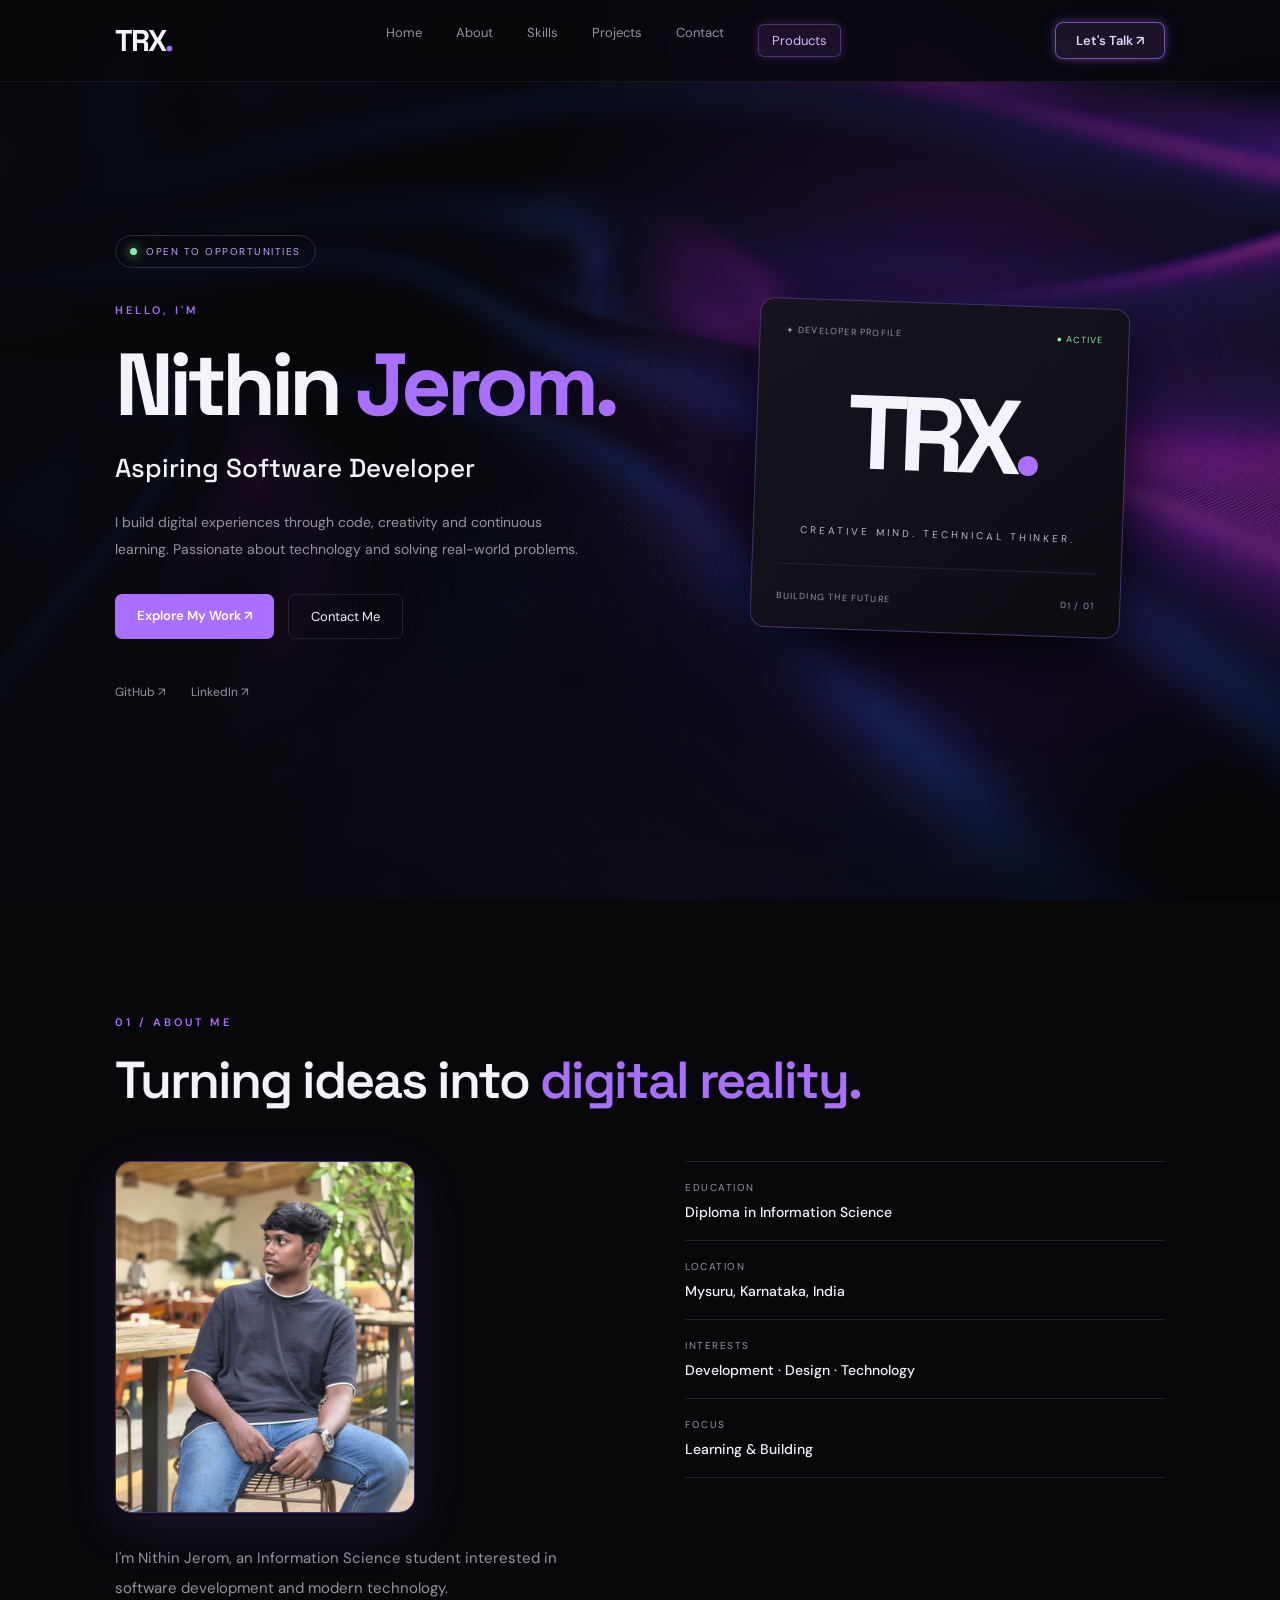
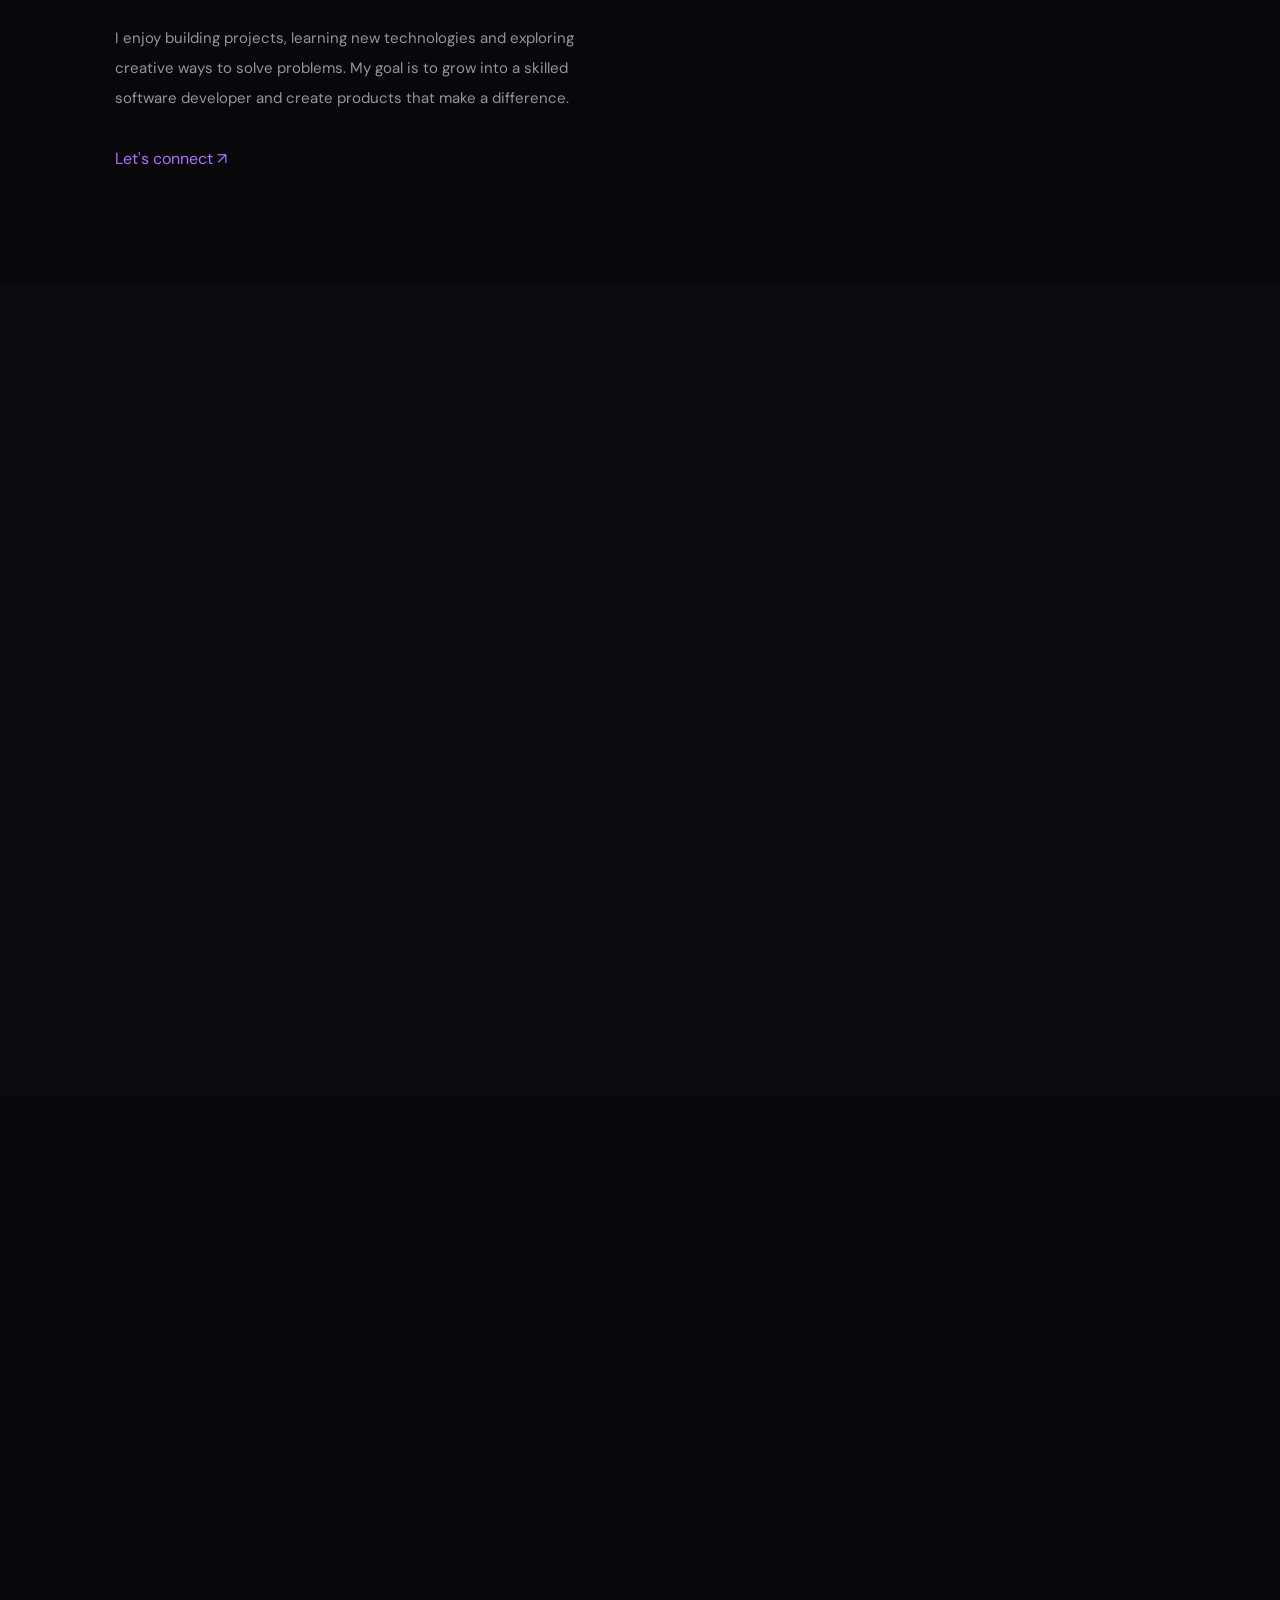
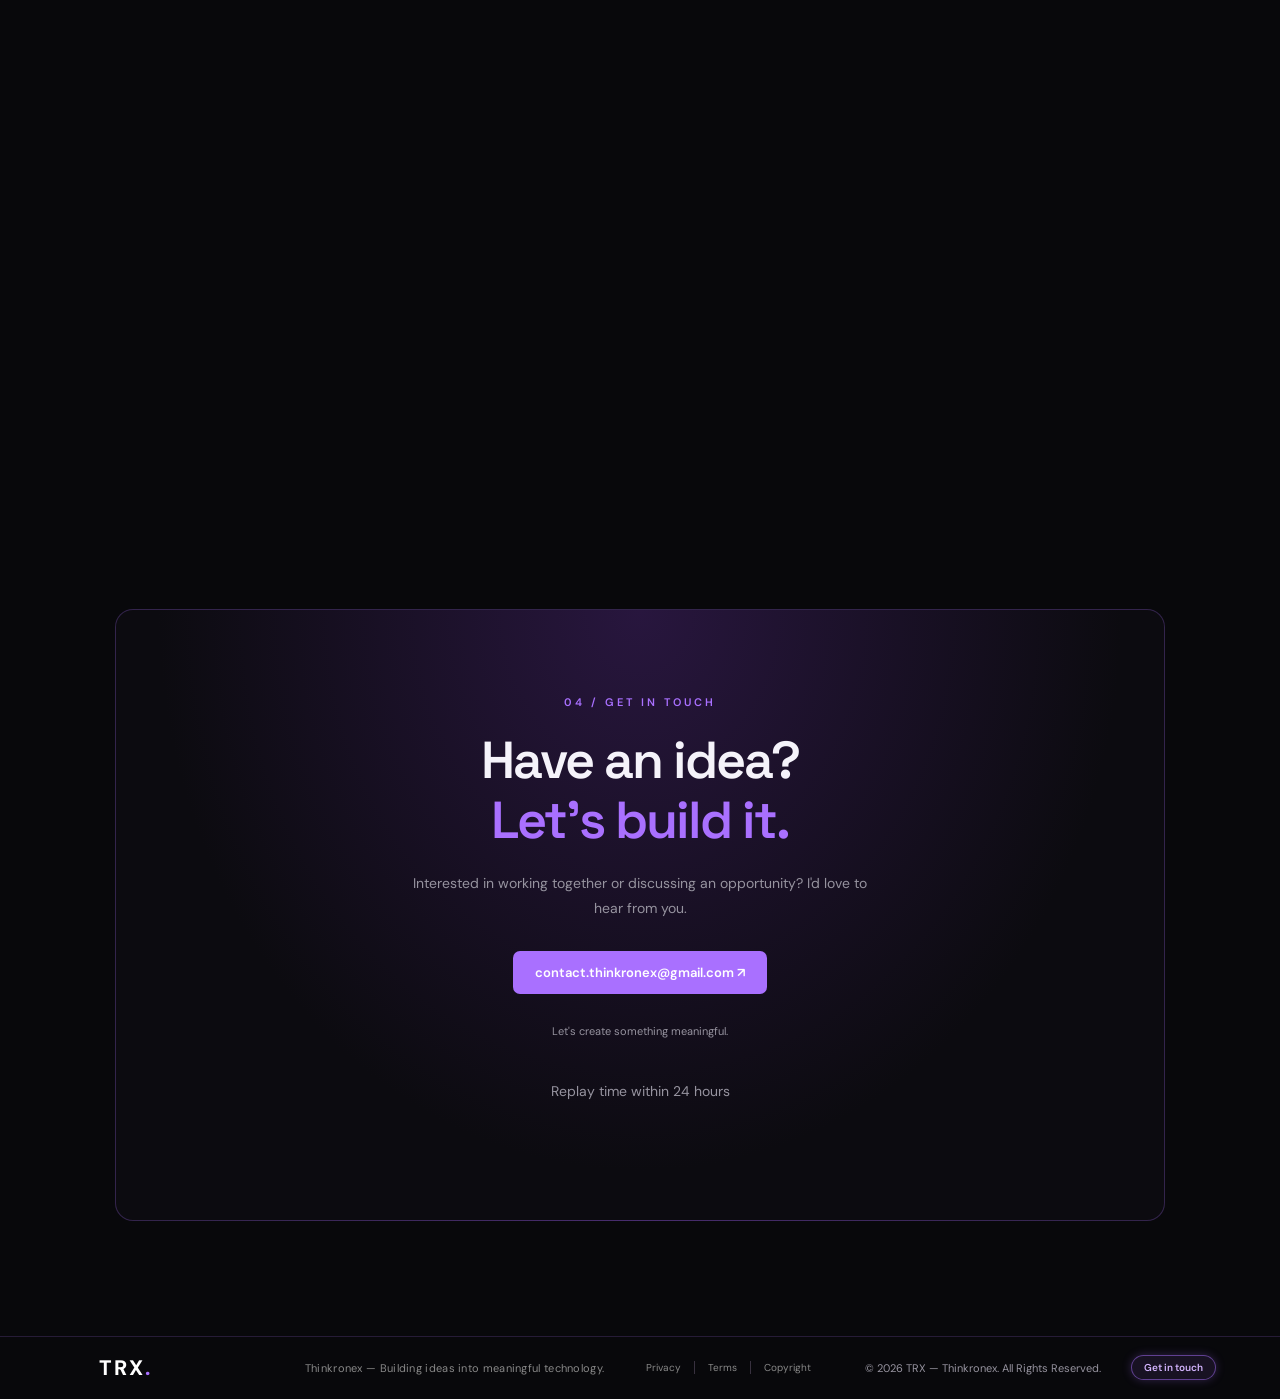
<file: index.html>
<!DOCTYPE html>
<html lang="en">
<head>
  <meta charset="UTF-8">
  <meta name="viewport" content="width=device-width, initial-scale=1.0">
  <meta name="description" content="Nithin Jerom - Software Developer Portfolio">
  <title>THINKRONEX | Nithin Jerom</title>
  <link rel="icon" type="image/png" href="images/favicon.png">

  <link rel="preconnect" href="https://fonts.googleapis.com">
  <link rel="preconnect" href="https://fonts.gstatic.com" crossorigin>
  <link href="https://fonts.googleapis.com/css2?family=DM+Sans:wght@400;500;600;700&family=Space+Grotesk:wght@400;500;600;700&display=swap" rel="stylesheet">

  <link rel="stylesheet" href="style.css">
</head>
<body>

  <div class="cursor-glow"></div>

  <!-- Navigation -->
  <header class="navbar">
    <a href="#home" class="logo">TRX<span>.</span></a>

    <nav id="nav-menu">
      <a href="#home">Home</a>
      <a href="#about">About</a>
      <a href="#skills">Skills</a>
      <a href="#projects">Projects</a>
      <a href="#contact">Contact</a>
      <a href="products.html">Products</a>
      
    </nav>

    <a href="lets-talk.html" class="lets-talk-btn">Let's Talk ↗</a>
    <button class="menu-toggle" id="menu-toggle" aria-label="Toggle menu">☰</button>
  </header>

  <main>
    <!-- Hero -->
    <section class="hero section" id="home">
      <div class="hero-content reveal">
        <div class="availability">
          <span class="status-dot"></span>
          OPEN TO OPPORTUNITIES
        </div>

        <p class="eyebrow">HELLO, I'M</p>
        <h1>Nithin <span>Jerom.</span></h1>

        <h2>Aspiring Software Developer</h2>

        <p class="hero-description">
          I build digital experiences through code, creativity
          and continuous learning. Passionate about technology
          and solving real-world problems.
        </p>

        <div class="hero-actions">
          <a href="#projects" class="primary-button">Explore My Work ↗</a>
          <a href="#contact" class="secondary-button">Contact Me</a>
        </div>

        <div class="social-links">
          <a href="https://github.com/Nithinjerom" target="_blank" rel="noopener noreferrer">GitHub ↗</a>
          <a href="https://www.linkedin.com/" target="_blank" rel="noopener noreferrer">LinkedIn ↗</a>
        </div>
      </div>

      <div class="hero-visual reveal">
        <div class="glow-orb"></div>
        <div class="hero-card">
          <div class="card-top">
            <span>✦ DEVELOPER PROFILE</span>
            <span class="card-live">● ACTIVE</span>
          </div>
          <div class="monogram">TRX<span>.</span></div>
          <p>CREATIVE MIND. TECHNICAL THINKER.</p>
          <div class="card-line"></div>
          <div class="card-footer">
            <span>BUILDING THE FUTURE</span>
            <span>01 / 01</span>
          </div>
        </div>
      </div>
    </section>

    <!-- About -->
    <section class="section about" id="about">
      <div class="section-heading reveal">
        <p class="eyebrow">01 / ABOUT ME</p>
        <h2>Turning ideas into <span>digital reality.</span></h2>
      </div>

      <div class="about-grid">
        <div class="about-text reveal">

          <div class="about-photo reveal">
  <img src="images/profile.jpg"
       alt="Nithin Jerom - Software Developer">
</div>
          <p>
            I'm Nithin Jerom, an Information Science student
            interested in software development and modern technology.
          </p>
          <p>
            I enjoy building projects, learning new technologies
            and exploring creative ways to solve problems.
            My goal is to grow into a skilled software developer
            and create products that make a difference.
          </p>
          <a href="#contact" class="text-link">Let's connect ↗</a>
        </div>
      
        
        <div class="about-details reveal">
          <div class="detail">
            <span>EDUCATION</span>
            <strong>Diploma in Information Science</strong>
          </div>
          <div class="detail">
            <span>LOCATION</span>
            <strong>Mysuru, Karnataka, India</strong>
          </div>
          <div class="detail">
            <span>INTERESTS</span>
            <strong>Development · Design · Technology</strong>
          </div>
          <div class="detail">
            <span>FOCUS</span>
            <strong>Learning & Building</strong>
          </div>
        </div>
      </div>
    </section>



    <!-- Skills -->
    <section class="section skills" id="skills">
      <div class="section-heading reveal">
        <p class="eyebrow">02 / MY SKILLS</p>
        <h2>Tools I use to <span>create.</span></h2>
      </div>

      <div class="skill-grid reveal">
        <div class="skill-card"><span>01</span><h3>HTML</h3><p>Web Structure</p></div>
        <div class="skill-card"><span>02</span><h3>CSS</h3><p>Web Styling</p></div>
        <div class="skill-card"><span>03</span><h3>JavaScript</h3><p>Web Interactivity</p></div>
        <div class="skill-card"><span>04</span><h3>Python</h3><p>Programming</p></div>
        <div class="skill-card"><span>05</span><h3>TypeScript</h3><p>Typed JavaScript</p></div>
        <div class="skill-card"><span>06</span><h3>SQL</h3><p>Database</p></div>
        <div class="skill-card"><span>07</span><h3>Flask</h3><p>Backend Basics</p></div>
        <div class="skill-card"><span>08</span><h3>Git & GitHub</h3><p>Version Control</p></div>
        <div class="skill-card"><span>09</span><h3>Graphic Design</h3><p>Visual Creativity</p></div>
        <div class="skill-card"><span>10</span><h3>Video Editing</h3><p>Content Creation</p></div>
        <div class="skill-card"><span>11</span><h3>React.js</h3><p>Fontend library</p></div>
        <div class="skill-card"><span>12</span><h3>Node.js</h3><p>Javascript Runtime</p></div>
        <div class="skill-card"><span>13</span><h3>MongoDB</h3><p>NoSQL Database</p></div>
        <div class="skill-card"><span>14</span><h3>MySQL</h3><p>relational Database</p></div>
        <div class="skill-card"><span>15</span><h3>Figma</h3><p>UI/UX Design</p></div>
      </div>


    </section>

    <!-- Projects -->
    <section class="section projects" id="projects">
      <div class="section-heading reveal">
        <p class="eyebrow">03 / SELECTED WORK</p>
        <h2>Things I've <span>built.</span></h2>
      </div>

      <div class="project-grid">
        <article class="project-card reveal">
          <div class="project-number">PROJECT / 01</div>
          <div class="project-icon">⌘</div>
          <h3>ATM Management System</h3>
          <p>A Python project for basic ATM operations and transaction management.</p>
          <div class="tags"><span>Python</span><span>Programming</span></div>
        </article>

        <article class="project-card reveal">
          <div class="project-number">PROJECT / 02</div>
          <div class="project-icon">▤</div>
          <h3>Student Management System</h3>
          <p>A project to organize and manage student information efficiently.</p>
          <div class="tags"><span>Python</span><span>Database</span></div>
        </article>

        <article class="project-card reveal">
          <div class="project-number">PROJECT / 03</div>
          <div class="project-icon">◈</div>
          <h3>Expense Tracker</h3>
          <p>A simple application concept to track personal expenses and spending.</p>
          <div class="tags"><span>Python</span><span>Finance</span></div>
        </article>

        <article class="project-card reveal">
          <div class="project-number">PROJECT / 04</div>
          <div class="project-icon">＋</div>
          <h3>Calculator</h3>
          <p>A beginner-friendly calculator project focused on programming logic.</p>
          <div class="tags"><span>Programming</span><span>Logic</span></div>
        </article>
      </div>
    </section>

    <!-- Contact -->
    <section class="section contact" id="contact">
      <div class="contact-box reveal">
        <p class="eyebrow">04 / GET IN TOUCH</p>
        <h2>Have an idea?<br><span>Let's build it.</span></h2>
        <p>Interested in working together or discussing an opportunity? I'd love to hear from you.</p>

        <a href="mailto:contact.thinkronex@gmail.com" class="primary-button">
          contact.thinkronex@gmail.com ↗
        </a>

        <p class="contact-note">Let's create something meaningful. 
          
        </p>
        <br><p>Replay time within 24 hours</p>
      </div>
    </section>
  </main>

  <!-- Footer -->
  
<footer class="main-footer">
  <div class="footer-row">

    <a href="index.html" class="footer-logo">TRX<span>.</span></a>

    <p class="footer-tagline">
      Thinkronex — Building ideas into meaningful technology.
    </p>

    <div class="legal-links">
      <a href="privacy.html">Privacy</a>
      <a href="terms.html">Terms</a>
      <a href="copyright.html">Copyright</a>
    </div>

  </div>

  <p class="footer-bottom">
    © 2026 TRX — Thinkronex. All Rights Reserved.
  </p>


<a href="mailto:contact.thinkronex@gmail.com" class="footer-email">
  Get in touch
</a>

</footer>


  <script src="script.js"></script>
</body>
</html>
</file>
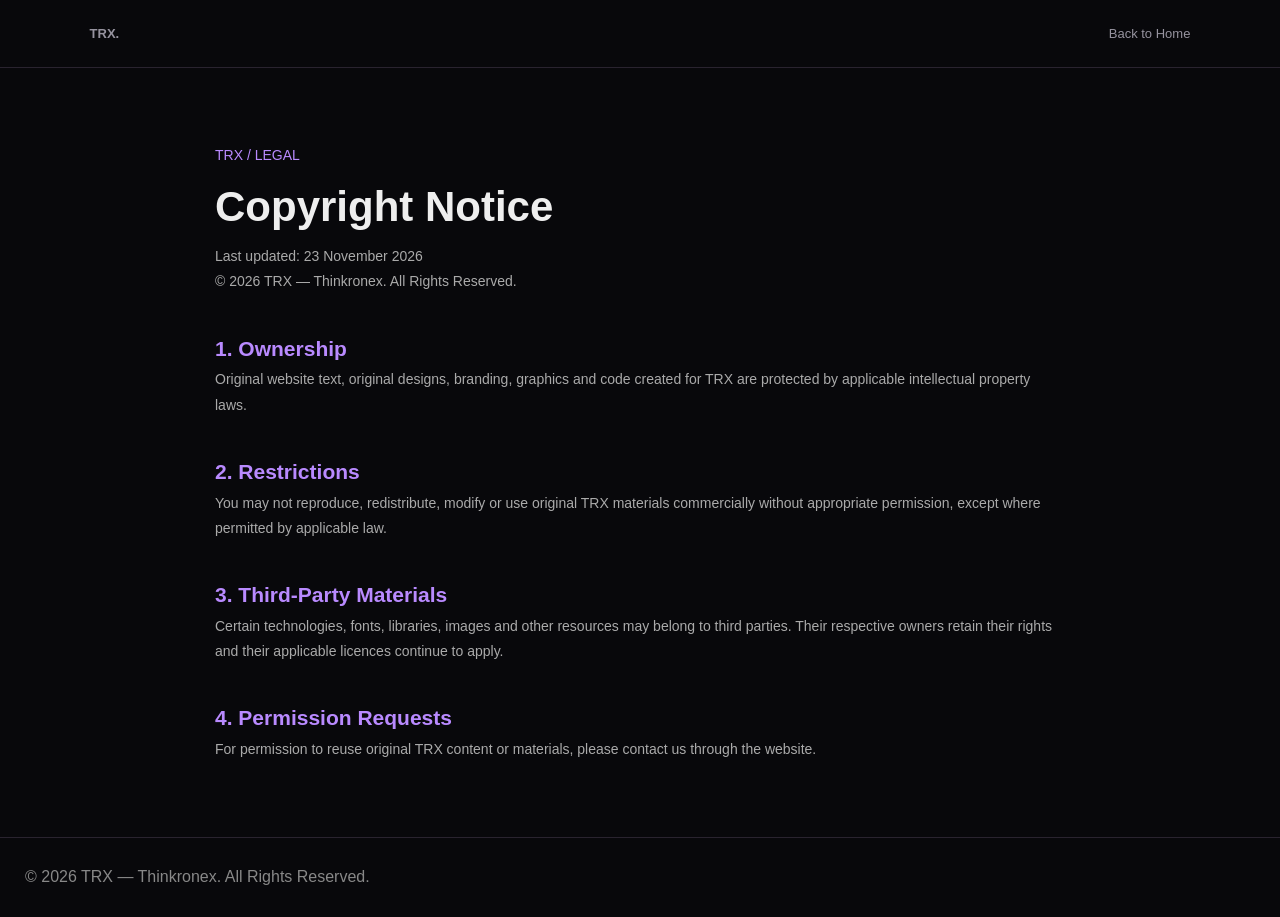
<file: copyright.html>
<!DOCTYPE html>
<html lang="en">
<head>
    <meta charset="UTF-8">
    <meta name="viewport" content="width=device-width, initial-scale=1.0">
    <title>Copyright | TRX</title>
    <link rel="icon" href="favicon.png">
    <link rel="stylesheet" href="style.css">
    <style>
        body {
            background:#08080b;
            color:#eee;
            font-family:Arial,sans-serif;
            margin:0;
            line-height:1.8;
        }
        .legal-nav {
            padding:22px 7%;
            border-bottom:1px solid #29232f;
            display:flex;
            justify-content:space-between;
        }
        a {color:#b98aff;text-decoration:none;}
        .legal-container {
            max-width:850px;
            width:88%;
            margin:75px auto;
        }
        h1 {font-size:42px;}
        h2 {color:#b98aff;margin-top:35px;font-size:21px;}
        p,li {color:#aaa;font-size:14px;}
        .legal-footer {
            border-top:1px solid #29232f;
            padding:25px;
            text-align:center;
            color:#888;
        }
    </style>
</head>
<body>

<nav class="legal-nav">
    <a href="index.html"><strong>TRX.</strong></a>
    <a href="index.html">Back to Home</a>
</nav>

<main class="legal-container">

    <p style="color:#b98aff;">TRX / LEGAL</p>
    <h1>Copyright Notice</h1>
    <p>Last updated: 23 November 2026</p>

    <p>
        © 2026 TRX — Thinkronex. All Rights Reserved.
    </p>

    <h2>1. Ownership</h2>
    <p>
        Original website text, original designs, branding,
        graphics and code created for TRX are protected by
        applicable intellectual property laws.
    </p>

    <h2>2. Restrictions</h2>
    <p>
        You may not reproduce, redistribute, modify or use
        original TRX materials commercially without
        appropriate permission, except where permitted
        by applicable law.
    </p>

    <h2>3. Third-Party Materials</h2>
    <p>
        Certain technologies, fonts, libraries, images
        and other resources may belong to third parties.
        Their respective owners retain their rights and
        their applicable licences continue to apply.
    </p>

    <h2>4. Permission Requests</h2>
    <p>
        For permission to reuse original TRX content or
        materials, please contact us through the website.
    </p>

</main>

<footer class="legal-footer">
    © 2026 TRX — Thinkronex. All Rights Reserved.
</footer>

</body>
</html>
</file>
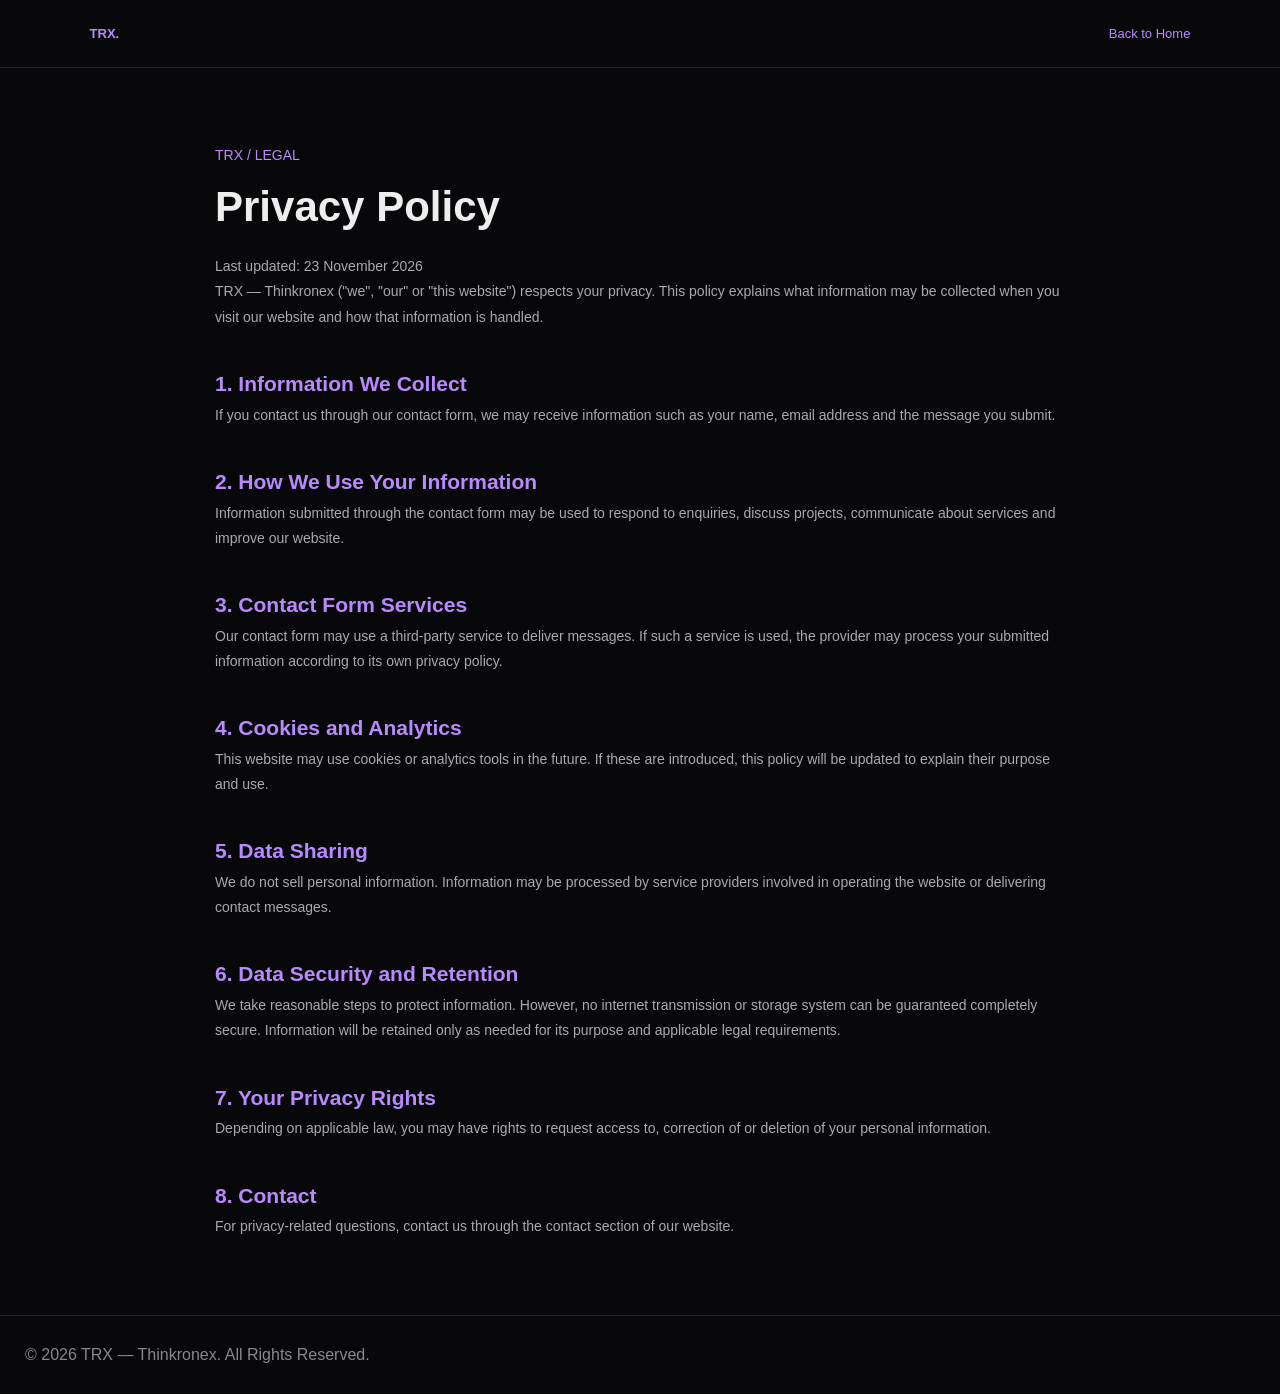
<file: privacy.html>
<!DOCTYPE html>
<html lang="en">
<head>
    <meta charset="UTF-8">
    <meta name="viewport" content="width=device-width, initial-scale=1.0">
    <title>Privacy Policy | TRX</title>
    <link rel="icon" href="favicon.png">
    <link rel="stylesheet" href="style.css">

    <style>
        body {
            background: #08080b;
            color: #eee;
            font-family: Arial, sans-serif;
            margin: 0;
            line-height: 1.8;
        }

        .legal-nav {
            padding: 22px 7%;
            border-bottom: 1px solid #29232f;
            display: flex;
            justify-content: space-between;
        }

        .legal-nav a { color: #b98aff; text-decoration: none; }

        .legal-container {
            max-width: 850px;
            width: 88%;
            margin: 75px auto;
        }

        .legal-container h1 {
            font-size: 42px;
            margin-bottom: 10px;
        }

        .legal-container h2 {
            color: #b98aff;
            margin-top: 35px;
            font-size: 21px;
        }

        .legal-container p, .legal-container li {
            color: #aaa;
            font-size: 14px;
        }

        .legal-footer {
            border-top: 1px solid #29232f;
            padding: 25px;
            text-align: center;
            color: #888;
        }
    </style>
</head>

<body>

<nav class="legal-nav">
    <a href="index.html"><strong>TRX.</strong></a>
    <a href="index.html">Back to Home</a>
</nav>

<main class="legal-container">

    <p style="color:#b98aff;">TRX / LEGAL</p>
    <h1>Privacy Policy</h1>
    <p>Last updated: 23 November 2026</p>

    <p>
        TRX — Thinkronex ("we", "our" or "this website")
        respects your privacy. This policy explains what
        information may be collected when you visit our website
        and how that information is handled.
    </p>

    <h2>1. Information We Collect</h2>
    <p>
        If you contact us through our contact form, we may
        receive information such as your name, email address
        and the message you submit.
    </p>

    <h2>2. How We Use Your Information</h2>
    <p>
        Information submitted through the contact form may be
        used to respond to enquiries, discuss projects,
        communicate about services and improve our website.
    </p>

    <h2>3. Contact Form Services</h2>
    <p>
        Our contact form may use a third-party service to
        deliver messages. If such a service is used, the
        provider may process your submitted information
        according to its own privacy policy.
    </p>

    <h2>4. Cookies and Analytics</h2>
    <p>
        This website may use cookies or analytics tools in
        the future. If these are introduced, this policy
        will be updated to explain their purpose and use.
    </p>

    <h2>5. Data Sharing</h2>
    <p>
        We do not sell personal information. Information may
        be processed by service providers involved in operating
        the website or delivering contact messages.
    </p>

    <h2>6. Data Security and Retention</h2>
    <p>
        We take reasonable steps to protect information.
        However, no internet transmission or storage system
        can be guaranteed completely secure. Information
        will be retained only as needed for its purpose and
        applicable legal requirements.
    </p>

    <h2>7. Your Privacy Rights</h2>
    <p>
        Depending on applicable law, you may have rights to
        request access to, correction of or deletion of your
        personal information.
    </p>

    <h2>8. Contact</h2>
    <p>
        For privacy-related questions, contact us through
        the contact section of our website.
    </p>

</main>

<footer class="legal-footer">
    © 2026 TRX — Thinkronex. All Rights Reserved.
</footer>

</body>
</html>
</file>
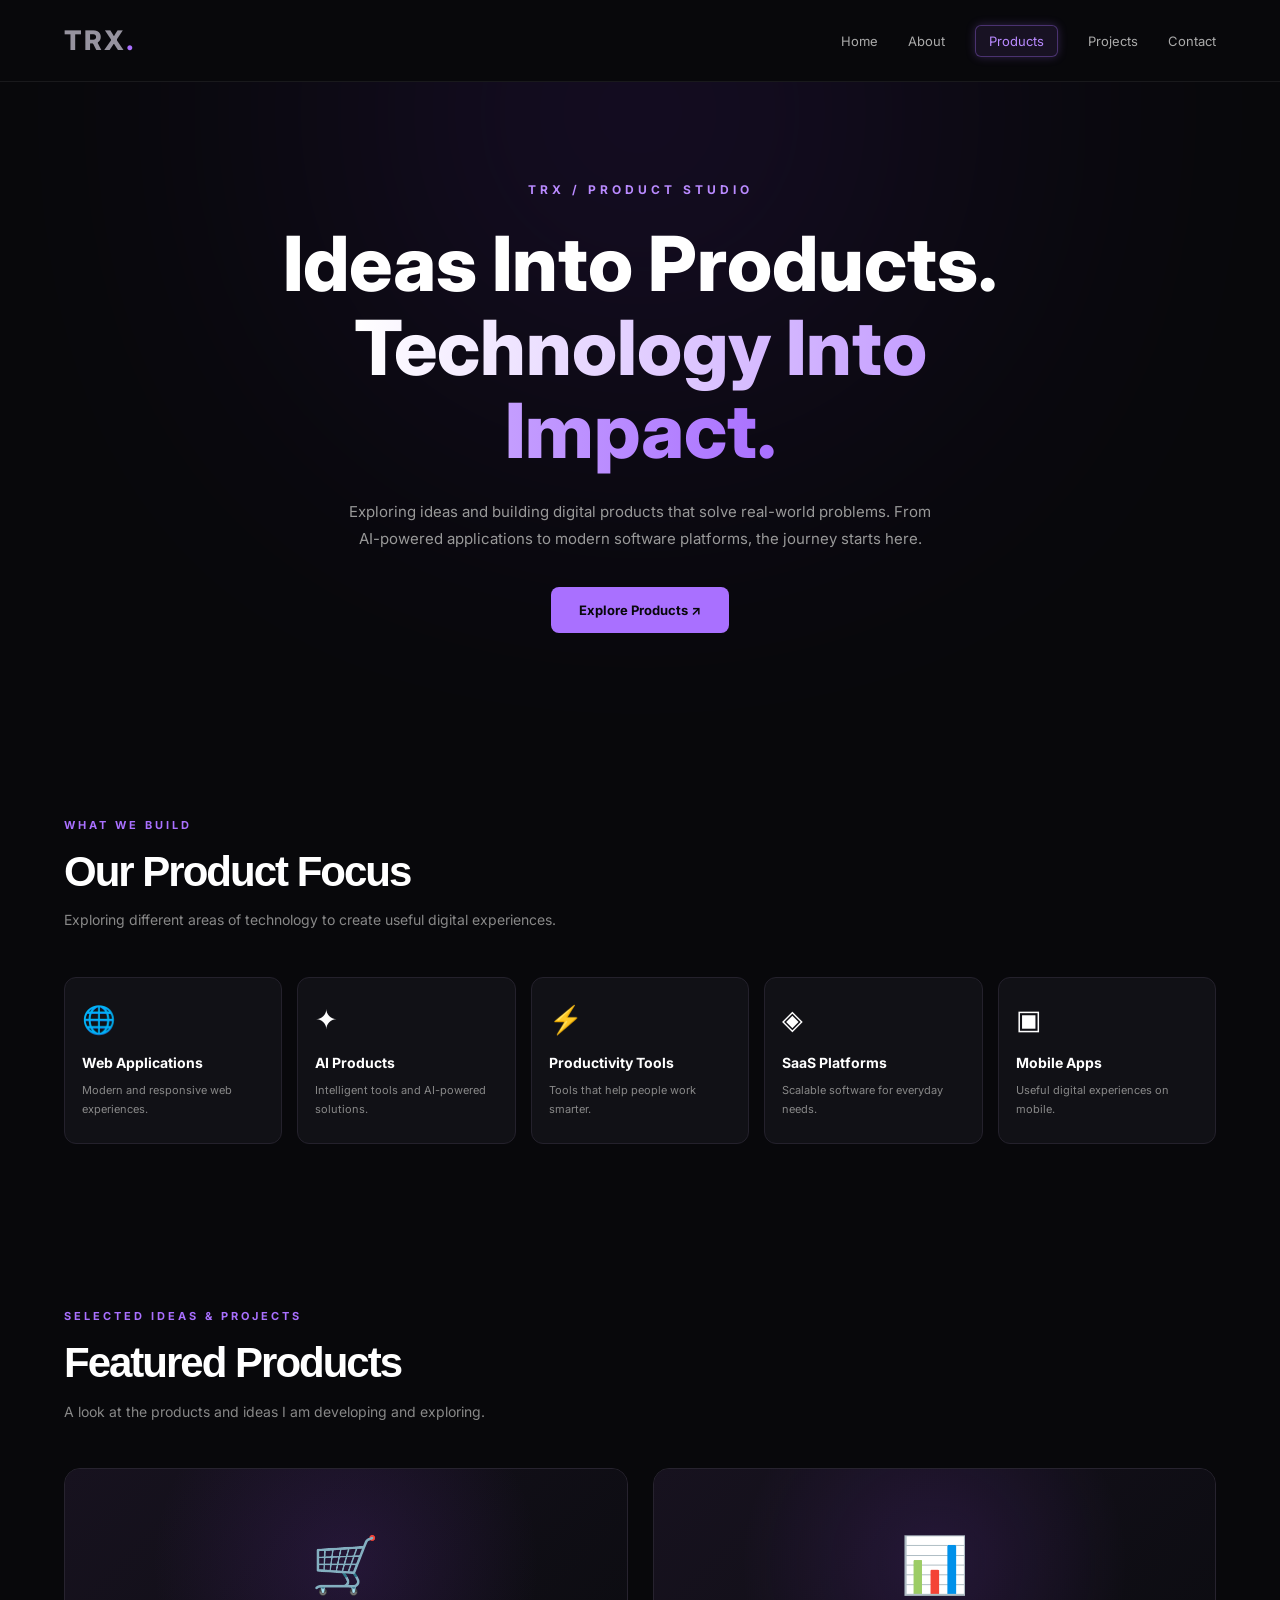
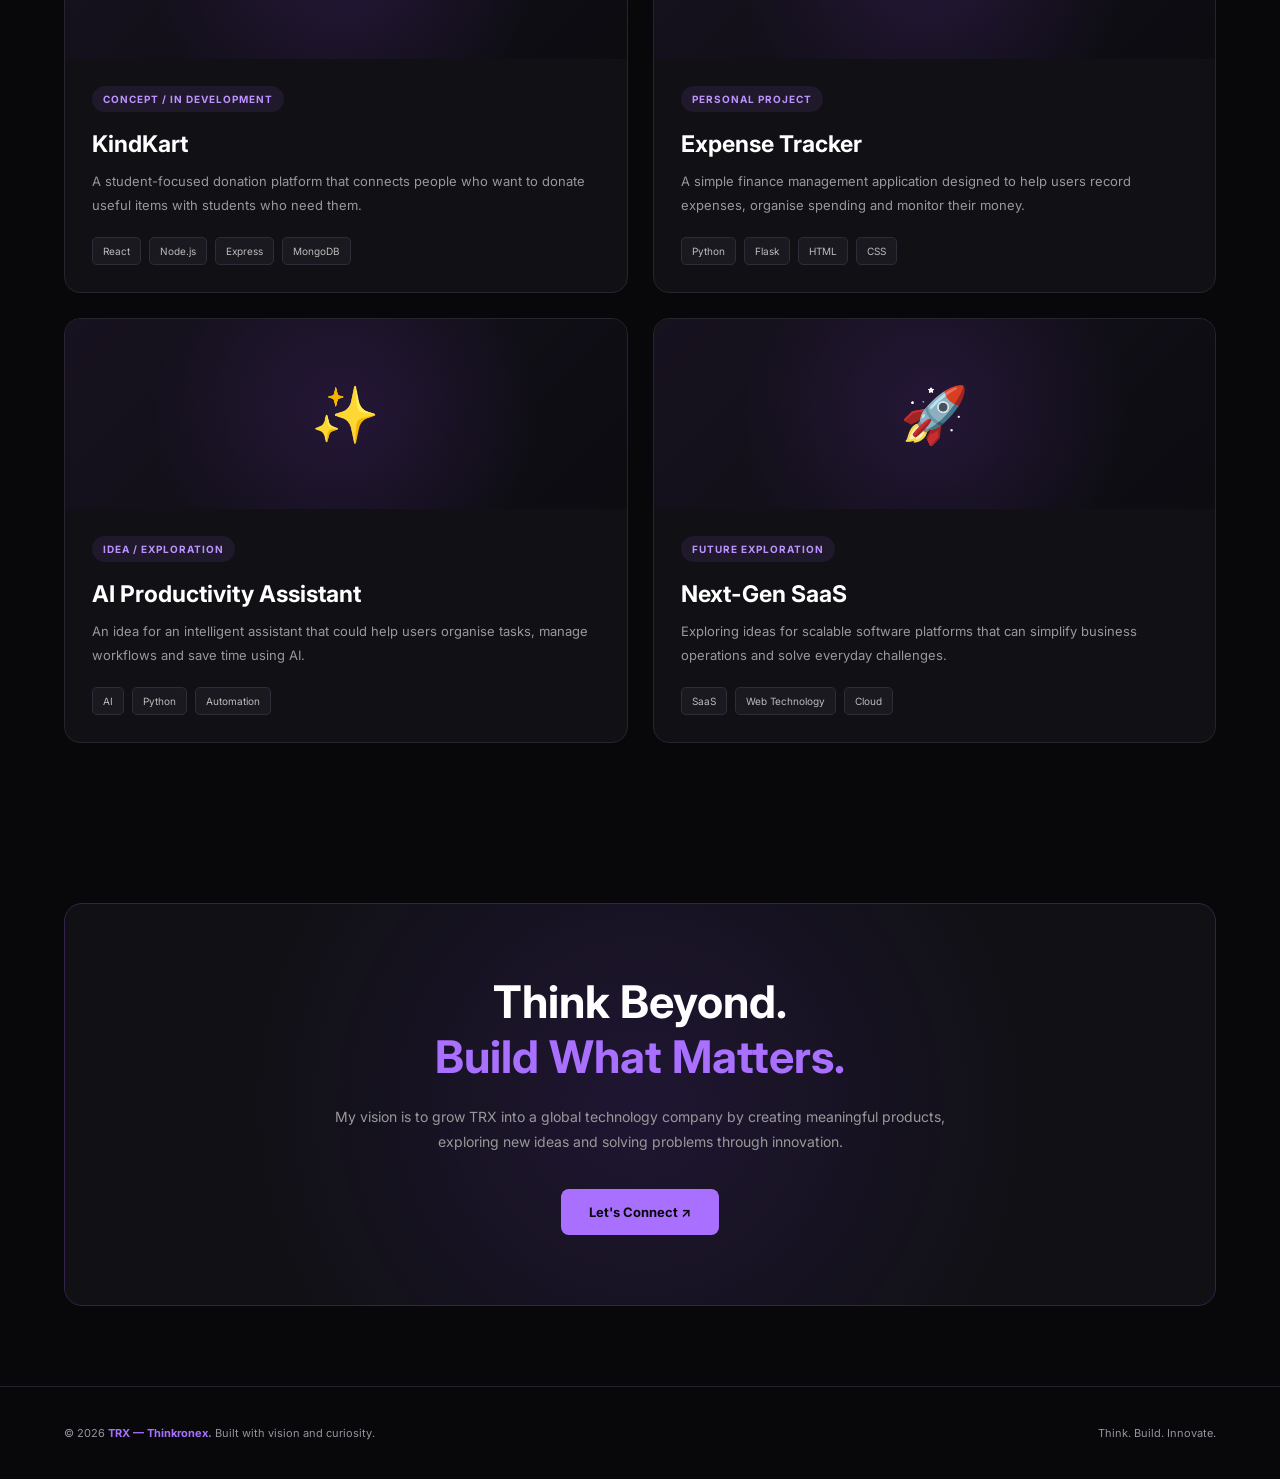
<file: products.html>
<!DOCTYPE html>
<html lang="en">
<head>
    <meta charset="UTF-8">
    <meta name="viewport" content="width=device-width, initial-scale=1.0">

    <title>Products | TRX — Thinkronex</title>
    <meta name="description" content="Discover digital products, software solutions and innovative ideas by TRX Thinkronex.">

    <link rel="icon" type="image/png" href="favicon.png">

    <!-- Google Fonts -->
    <link rel="preconnect" href="https://fonts.googleapis.com">
    <link rel="preconnect" href="https://fonts.gstatic.com" crossorigin>
    <link href="https://fonts.googleapis.com/css2?family=Inter:wght@400;500;600;700;800&display=swap" rel="stylesheet">

    <link rel="stylesheet" href="style.css">

    <style>
        /* PRODUCTS PAGE */

        * {
            margin: 0;
            padding: 0;
            box-sizing: border-box;
        }

        html {
            scroll-behavior: smooth;
        }

        body {
            background: #08080b;
            color: #ffffff;
            font-family: 'Inter', sans-serif;
            overflow-x: hidden;
        }

        a {
            text-decoration: none;
            color: inherit;
        }

        .products-container {
            width: 90%;
            max-width: 1200px;
            margin: auto;
        }

        /* NAVBAR */

        .products-nav {
            width: 100%;
            padding: 24px 5%;
            display: flex;
            align-items: center;
            justify-content: space-between;
            border-bottom: 1px solid rgba(255,255,255,0.07);
        }

        .products-logo {
            font-size: 27px;
            font-weight: 800;
            letter-spacing: 2px;
        }

        .products-logo span {
            color: #a970ff;
        }

        .products-links {
            display: flex;
            gap: 30px;
            align-items: center;
        }

        .products-links a {
            font-size: 13px;
            color: #aaa;
            transition: 0.3s;
        }

        .products-links a:hover,
        .products-links a.active {
            color: #b98aff;
        }

        /* HERO */

        .products-hero {
            min-height: 490px;
            display: flex;
            align-items: center;
            text-align: center;
            justify-content: center;
            position: relative;
            overflow: hidden;
            padding: 100px 20px;
        }

        .products-hero::before {
            content: "";
            position: absolute;
            width: 500px;
            height: 500px;
            background: #8b3dff;
            filter: blur(180px);
            opacity: 0.18;
            border-radius: 50%;
            top: -220px;
            left: 50%;
            transform: translateX(-50%);
        }

        .hero-content {
            position: relative;
            z-index: 1;
            max-width: 800px;
        }

        .hero-label {
            color: #b98aff;
            letter-spacing: 4px;
            font-size: 12px;
            font-weight: 700;
            margin-bottom: 25px;
        }

        .products-hero h1 {
            font-size: clamp(40px, 7vw, 76px);
            line-height: 1.1;
            font-weight: 800;
            margin-bottom: 25px;
        }

        .products-hero h1 span {
            background: linear-gradient(90deg, #ffffff, #a970ff);
            -webkit-background-clip: text;
            color: transparent;
        }

        .products-hero p {
            color: #999;
            line-height: 1.8;
            font-size: 15px;
            max-width: 600px;
            margin: auto;
        }

        .hero-button {
            display: inline-block;
            margin-top: 35px;
            padding: 15px 28px;
            border-radius: 8px;
            background: #a970ff;
            color: #08080b;
            font-size: 13px;
            font-weight: 700;
            transition: 0.3s;
        }

        .hero-button:hover {
            background: #ffffff;
            transform: translateY(-4px);
        }

        /* SECTION COMMON */

        .products-section {
            padding: 80px 0;
        }

        .section-heading {
            margin-bottom: 45px;
        }

        .section-heading small {
            color: #a970ff;
            letter-spacing: 3px;
            font-weight: 700;
            font-size: 11px;
        }

        .section-heading h2 {
            font-size: clamp(28px, 4vw, 42px);
            margin-top: 15px;
        }

        .section-heading p {
            color: #888;
            font-size: 14px;
            margin-top: 12px;
            line-height: 1.7;
        }

        /* PRODUCT CATEGORIES */

        .category-grid {
            display: grid;
            grid-template-columns: repeat(5, 1fr);
            gap: 15px;
        }

        .category-card {
            background: #111116;
            border: 1px solid #24212c;
            padding: 25px 17px;
            border-radius: 12px;
            transition: 0.3s;
        }

        .category-card:hover {
            transform: translateY(-7px);
            border-color: #a970ff;
            box-shadow: 0 10px 35px #a970ff15;
        }

        .category-icon {
            font-size: 27px;
            margin-bottom: 18px;
        }

        .category-card h3 {
            font-size: 14px;
            margin-bottom: 10px;
        }

        .category-card p {
            color: #888;
            font-size: 11px;
            line-height: 1.7;
        }

        /* FEATURED PRODUCTS */

        .featured-grid {
            display: grid;
            grid-template-columns: repeat(2, 1fr);
            gap: 25px;
        }

        .product-card {
            background: #101015;
            border: 1px solid #27232f;
            border-radius: 16px;
            overflow: hidden;
            transition: 0.3s;
        }

        .product-card:hover {
            transform: translateY(-6px);
            border-color: #a970ff;
        }

        .product-visual {
            min-height: 190px;
            background:
                radial-gradient(circle at 50% 50%, #7336b633, transparent 65%),
                linear-gradient(135deg, #17121f, #0c0c11);
            display: flex;
            justify-content: center;
            align-items: center;
            font-size: 55px;
        }

        .product-info {
            padding: 27px;
        }

        .product-status {
            display: inline-block;
            padding: 7px 11px;
            border-radius: 30px;
            background: #a970ff18;
            color: #bd94ff;
            font-size: 10px;
            font-weight: 700;
            letter-spacing: 1px;
            margin-bottom: 18px;
        }

        .product-info h3 {
            font-size: 23px;
            margin-bottom: 12px;
        }

        .product-info p {
            font-size: 13px;
            color: #999;
            line-height: 1.8;
            margin-bottom: 20px;
        }

        .tech-stack {
            display: flex;
            flex-wrap: wrap;
            gap: 8px;
        }

        .tech-stack span {
            padding: 7px 10px;
            background: #1a1920;
            border: 1px solid #302b38;
            border-radius: 5px;
            color: #bbb;
            font-size: 10px;
        }

        /* VISION SECTION */

        .vision-box {
            padding: 70px 30px;
            text-align: center;
            border-radius: 18px;
            border: 1px solid #33234a;
            background:
                radial-gradient(circle at center, #8b3dff20, transparent 65%),
                #101015;
        }

        .vision-box h2 {
            font-size: clamp(28px, 5vw, 45px);
            margin-bottom: 20px;
        }

        .vision-box h2 span {
            color: #a970ff;
        }

        .vision-box p {
            color: #999;
            line-height: 1.8;
            max-width: 620px;
            margin: auto;
            font-size: 14px;
        }

        /* FOOTER */

        .products-footer {
            padding: 35px 5%;
            border-top: 1px solid #24212c;
            text-align: center;
            color: #777;
            font-size: 12px;
            line-height: 2;
        }

        .products-footer strong {
            color: #a970ff;
        }

        /* ANIMATION */

        .reveal {
            opacity: 0;
            transform: translateY(25px);
            transition: opacity 0.7s ease, transform 0.7s ease;
        }

        .reveal.show {
            opacity: 1;
            transform: translateY(0);
        }

        /* RESPONSIVE */

        @media (max-width: 900px) {
            .category-grid {
                grid-template-columns: repeat(3, 1fr);
            }
        }

        @media (max-width: 600px) {
            .products-nav {
                padding: 20px 5%;
            }

            .products-links {
                gap: 13px;
            }

            .products-links a {
                font-size: 10px;
            }

            .products-logo {
                font-size: 21px;
            }

            .products-hero {
                min-height: 420px;
                padding: 75px 15px;
            }

            .products-section {
                padding: 55px 0;
            }

            .category-grid {
                grid-template-columns: repeat(2, 1fr);
            }

            .featured-grid {
                grid-template-columns: 1fr;
            }

            .category-card {
                padding: 20px 14px;
            }

            .vision-box {
                padding: 50px 20px;
            }
        }

        @media (max-width: 360px) {
            .products-links {
                gap: 8px;
            }

            .products-links a {
                font-size: 9px;
            }
        }
    </style>
</head>

<body>

    <!-- NAVIGATION -->
    <nav class="products-nav">

        <a href="index.html" class="products-logo">
            TRX<span>.</span>
        </a>

        <div class="products-links">
            <a href="index.html">Home</a>
            <a href="index.html#about">About</a>
            <a href="products.html" class="active">Products</a>
            <a href="index.html#projects">Projects</a>
            <a href="index.html#contact">Contact</a>
        </div>

    </nav>


    <!-- HERO -->
    <header class="products-hero">

        <div class="hero-content">

            <div class="hero-label">TRX / PRODUCT STUDIO</div>

            <h1>
                Ideas Into Products.<br>
                <span>Technology Into Impact.</span>
            </h1>

            <p>
                Exploring ideas and building digital products that solve
                real-world problems. From AI-powered applications to
                modern software platforms, the journey starts here.
            </p>

            <a href="#featured" class="hero-button">
                Explore Products ↗
            </a>

        </div>

    </header>


    <main class="products-container">

        <!-- CATEGORIES -->
        <section class="products-section reveal">

            <div class="section-heading">
                <small>WHAT WE BUILD</small>
                <h2>Our Product Focus</h2>
                <p>
                    Exploring different areas of technology to create
                    useful digital experiences.
                </p>
            </div>

            <div class="category-grid">

                <div class="category-card">
                    <div class="category-icon">🌐</div>
                    <h3>Web Applications</h3>
                    <p>Modern and responsive web experiences.</p>
                </div>

                <div class="category-card">
                    <div class="category-icon">✦</div>
                    <h3>AI Products</h3>
                    <p>Intelligent tools and AI-powered solutions.</p>
                </div>

                <div class="category-card">
                    <div class="category-icon">⚡</div>
                    <h3>Productivity Tools</h3>
                    <p>Tools that help people work smarter.</p>
                </div>

                <div class="category-card">
                    <div class="category-icon">◈</div>
                    <h3>SaaS Platforms</h3>
                    <p>Scalable software for everyday needs.</p>
                </div>

                <div class="category-card">
                    <div class="category-icon">▣</div>
                    <h3>Mobile Apps</h3>
                    <p>Useful digital experiences on mobile.</p>
                </div>

            </div>

        </section>


        <!-- FEATURED PRODUCTS -->
        <section class="products-section reveal" id="featured">

            <div class="section-heading">
                <small>SELECTED IDEAS & PROJECTS</small>
                <h2>Featured Products</h2>
                <p>
                    A look at the products and ideas I am developing
                    and exploring.
                </p>
            </div>

            <div class="featured-grid">

                <!-- KINDKART -->
                <article class="product-card">

                    <div class="product-visual">
                        🛒
                    </div>

                    <div class="product-info">

                        <span class="product-status">
                            CONCEPT / IN DEVELOPMENT
                        </span>

                        <h3>KindKart</h3>

                        <p>
                            A student-focused donation platform that
                            connects people who want to donate useful
                            items with students who need them.
                        </p>

                        <div class="tech-stack">
                            <span>React</span>
                            <span>Node.js</span>
                            <span>Express</span>
                            <span>MongoDB</span>
                        </div>

                    </div>

                </article>


                <!-- EXPENSE TRACKER -->
                <article class="product-card">

                    <div class="product-visual">
                        📊
                    </div>

                    <div class="product-info">

                        <span class="product-status">
                            PERSONAL PROJECT
                        </span>

                        <h3>Expense Tracker</h3>

                        <p>
                            A simple finance management application
                            designed to help users record expenses,
                            organise spending and monitor their money.
                        </p>

                        <div class="tech-stack">
                            <span>Python</span>
                            <span>Flask</span>
                            <span>HTML</span>
                            <span>CSS</span>
                        </div>

                    </div>

                </article>


                <!-- FUTURE PRODUCT -->
                <article class="product-card">

                    <div class="product-visual">
                        ✨
                    </div>

                    <div class="product-info">

                        <span class="product-status">
                            IDEA / EXPLORATION
                        </span>

                        <h3>AI Productivity Assistant</h3>

                        <p>
                            An idea for an intelligent assistant that
                            could help users organise tasks, manage
                            workflows and save time using AI.
                        </p>

                        <div class="tech-stack">
                            <span>AI</span>
                            <span>Python</span>
                            <span>Automation</span>
                        </div>

                    </div>

                </article>


                <!-- FUTURE SAAS -->
                <article class="product-card">

                    <div class="product-visual">
                        🚀
                    </div>

                    <div class="product-info">

                        <span class="product-status">
                            FUTURE EXPLORATION
                        </span>

                        <h3>Next-Gen SaaS</h3>

                        <p>
                            Exploring ideas for scalable software
                            platforms that can simplify business
                            operations and solve everyday challenges.
                        </p>

                        <div class="tech-stack">
                            <span>SaaS</span>
                            <span>Web Technology</span>
                            <span>Cloud</span>
                        </div>

                    </div>

                </article>

            </div>

        </section>


        <!-- VISION -->
        <section class="products-section reveal">

            <div class="vision-box">

                <h2>
                    Think Beyond.<br>
                    <span>Build What Matters.</span>
                </h2>

                <p>
                    My vision is to grow TRX into a global technology
                    company by creating meaningful products,
                    exploring new ideas and solving problems through
                    innovation.
                </p>

                <a href="index.html#contact" class="hero-button">
                    Let's Connect ↗
                </a>

            </div>

        </section>

    </main>


    <!-- FOOTER -->
    <footer class="products-footer">

        <p>
            © 2026 <strong>TRX — Thinkronex.</strong>
            Built with vision and curiosity.
        </p>

        <p>Think. Build. Innovate.</p>

    </footer>


    <!-- SCROLL ANIMATION -->
    <script>
        const revealElements = document.querySelectorAll(".reveal");

        const observer = new IntersectionObserver((entries) => {

            entries.forEach(entry => {

                if (entry.isIntersecting) {
                    entry.target.classList.add("show");
                    observer.unobserve(entry.target);
                }

            });

        }, {
            threshold: 0.12
        });

        revealElements.forEach(element => {
            observer.observe(element);
        });
    </script>

</body>
</html>
</file>
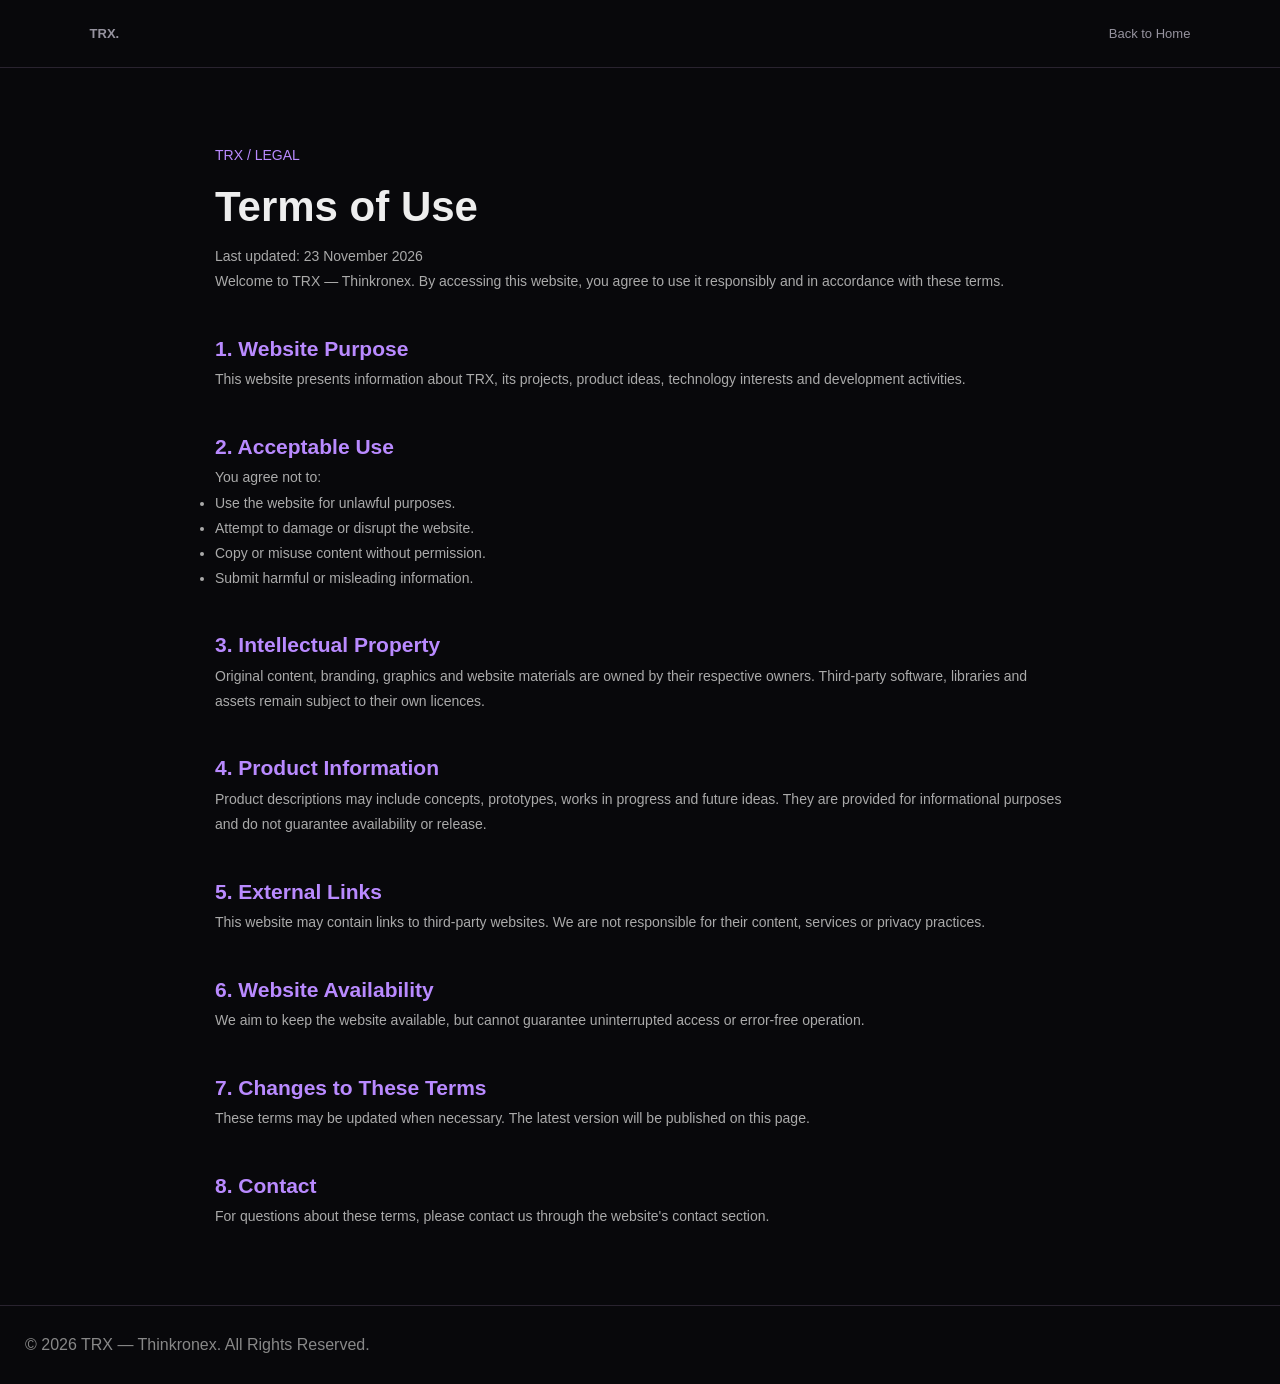
<file: terms.html>
<!DOCTYPE html>
<html lang="en">
<head>
    <meta charset="UTF-8">
    <meta name="viewport" content="width=device-width, initial-scale=1.0">
    <title>Terms of Use | TRX</title>
    <link rel="icon" href="favicon.png">
    <link rel="stylesheet" href="style.css">
    <style>
        body {
            background:#08080b;
            color:#eee;
            font-family:Arial,sans-serif;
            margin:0;
            line-height:1.8;
        }
        .legal-nav {
            padding:22px 7%;
            border-bottom:1px solid #29232f;
            display:flex;
            justify-content:space-between;
        }
        a {color:#b98aff;text-decoration:none;}
        .legal-container {
            max-width:850px;
            width:88%;
            margin:75px auto;
        }
        h1 {font-size:42px;}
        h2 {color:#b98aff;margin-top:35px;font-size:21px;}
        p,li {color:#aaa;font-size:14px;}
        .legal-footer {
            border-top:1px solid #29232f;
            padding:25px;
            text-align:center;
            color:#888;
        }
    </style>
</head>
<body>

<nav class="legal-nav">
    <a href="index.html"><strong>TRX.</strong></a>
    <a href="index.html">Back to Home</a>
</nav>

<main class="legal-container">

    <p style="color:#b98aff;">TRX / LEGAL</p>
    <h1>Terms of Use</h1>
    <p>Last updated: 23 November 2026</p>

    <p>
        Welcome to TRX — Thinkronex. By accessing this website,
        you agree to use it responsibly and in accordance with
        these terms.
    </p>

    <h2>1. Website Purpose</h2>
    <p>
        This website presents information about TRX, its
        projects, product ideas, technology interests and
        development activities.
    </p>

    <h2>2. Acceptable Use</h2>
    <p>You agree not to:</p>
    <ul>
        <li>Use the website for unlawful purposes.</li>
        <li>Attempt to damage or disrupt the website.</li>
        <li>Copy or misuse content without permission.</li>
        <li>Submit harmful or misleading information.</li>
    </ul>

    <h2>3. Intellectual Property</h2>
    <p>
        Original content, branding, graphics and website
        materials are owned by their respective owners.
        Third-party software, libraries and assets remain
        subject to their own licences.
    </p>

    <h2>4. Product Information</h2>
    <p>
        Product descriptions may include concepts, prototypes,
        works in progress and future ideas. They are provided
        for informational purposes and do not guarantee
        availability or release.
    </p>

    <h2>5. External Links</h2>
    <p>
        This website may contain links to third-party websites.
        We are not responsible for their content, services
        or privacy practices.
    </p>

    <h2>6. Website Availability</h2>
    <p>
        We aim to keep the website available, but cannot
        guarantee uninterrupted access or error-free operation.
    </p>

    <h2>7. Changes to These Terms</h2>
    <p>
        These terms may be updated when necessary. The latest
        version will be published on this page.
    </p>

    <h2>8. Contact</h2>
    <p>
        For questions about these terms, please contact us
        through the website's contact section.
    </p>

</main>

<footer class="legal-footer">
    © 2026 TRX — Thinkronex. All Rights Reserved.
</footer>

</body>
</html>
</file>
<file: style.css>
:root {
  --bg: #08080b;
  --surface: #111116;
  --border: #24232d;
  --text: #f5f3fa;
  --muted: #96939f;
  --purple: #a970ff;
  --font: "DM Sans", sans-serif;
  --heading: "Space Grotesk", sans-serif;
}

* {
  margin: 0;
  padding: 0;
  box-sizing: border-box;
  scroll-behavior: smooth;
}

body {
  background: var(--bg);
  color: var(--text);
  font-family: var(--font);
  overflow-x: hidden;
}

a {
  text-decoration: none;
  color: inherit;
}

::selection {
  background: var(--purple);
  color: white;
}

.navbar {
  width: 100%;
  height: 82px;
  padding: 0 9%;
  display: flex;
  align-items: center;
  justify-content: space-between;
  background: rgba(8, 8, 11, 0.85);
  backdrop-filter: blur(16px);
  position: fixed;
  top: 0;
  z-index: 100;
  border-bottom: 1px solid rgba(255,255,255,.06);
}

.logo {
  font: 700 30px var(--heading);
  letter-spacing: -2px;
}

.logo span,
h1 span,
h2 span,
.monogram span {
  color: var(--purple);
}

nav {
  display: flex;
  gap: 34px;
}

nav a {
  font-size: 13px;
  color: var(--muted);
  transition: .3s;
}

nav a:hover {
  color: white;
}

.nav-button, .primary-button {
  display: inline-block;
  background: var(--purple);
  color: #fff;
  padding: 13px 22px;
  border-radius: 7px;
  font-size: 13px;
  font-weight: 600;
  transition: .3s;
}

.nav-button:hover, .primary-button:hover {
  background: #8951e8;
  transform: translateY(-3px);
  box-shadow: 0 8px 30px #a970ff44;
}

.menu-toggle {
  display: none;
  background: none;
  border: 0;
  color: white;
  font-size: 25px;
  cursor: pointer;
}

.section {
  padding: 115px 9%;
}

.hero {
  min-height: 100vh;
  display: grid;
  grid-template-columns: 1.1fr .9fr;
  align-items: center;
  gap: 50px;
  padding-top: 150px;
}

.availability {
  display: inline-flex;
  align-items: center;
  gap: 9px;
  font-size: 10px;
  letter-spacing: 1.5px;
  color: #c4a4ff;
  border: 1px solid #a970ff40;
  border-radius: 30px;
  padding: 9px 14px;
  margin-bottom: 35px;
}

.status-dot {
  width: 7px;
  height: 7px;
  border-radius: 50%;
  background: #8beaac;
  box-shadow: 0 0 12px #8beaac;
}

.eyebrow {
  font-size: 11px;
  letter-spacing: 3px;
  color: var(--purple);
  margin-bottom: 22px;
  font-weight: 600;
}

.hero h1 {
  font: 700 clamp(54px, 7vw, 88px)/1.05 var(--heading);
  letter-spacing: -5px;
}

.hero h2 {
  font: 500 clamp(19px, 2.3vw, 26px) var(--heading);
  margin-top: 20px;
}

.hero-description {
  max-width: 480px;
  line-height: 1.9;
  color: var(--muted);
  margin: 24px 0 32px;
  font-size: 14px;
}

.hero-actions {
  display: flex;
  gap: 14px;
  flex-wrap: wrap;
}

.secondary-button {
  padding: 13px 22px;
  border: 1px solid var(--border);
  border-radius: 7px;
  font-size: 13px;
  transition: .3s;
}

.secondary-button:hover {
  border-color: var(--purple);
}

.social-links {
  display: flex;
  gap: 25px;
  margin-top: 45px;
  color: var(--muted);
  font-size: 12px;
}

.social-links a:hover {
  color: var(--purple);
}

.hero-visual {
  position: relative;
  display: grid;
  place-items: center;
  min-height: 390px;
}

.glow-orb {
  position: absolute;
  width: 280px;
  height: 280px;
  background: #7629e6;
  filter: blur(130px);
  opacity: .4;
  border-radius: 50%;
}

.hero-card {
  width: min(100%, 370px);
  height: 330px;
  position: relative;
  z-index: 1;
  border: 1px solid #a970ff55;
  background: linear-gradient(140deg, #17141f, #0d0c12);
  border-radius: 15px;
  padding: 25px;
  display: flex;
  flex-direction: column;
  justify-content: space-between;
  box-shadow: 0 25px 80px #000;
  transform: rotate(2deg);
  transition: .5s;
}

.hero-card:hover {
  transform: rotate(0) translateY(-8px);
}

.card-top, .card-footer {
  display: flex;
  justify-content: space-between;
  font-size: 9px;
  letter-spacing: 1.2px;
  color: var(--muted);
}

.card-live {
  color: #8beaac;
}

.monogram {
  text-align: center;
  font: 700 105px var(--heading);
  letter-spacing: -10px;
}

.hero-card > p {
  font-size: 10px;
  letter-spacing: 3px;
  text-align: center;
  color: #bcb6ca;
}

.card-line {
  height: 1px;
  background: var(--border);
}

.section-heading {
  margin-bottom: 50px;
}

.section-heading h2,
.contact h2 {
  font: 600 clamp(34px, 5vw, 52px)/1.15 var(--heading);
  letter-spacing: -2px;
}

.about-grid {
  display: grid;
  grid-template-columns: 1fr 1fr;
  gap: 90px;
}

.about-text p {
  color: var(--muted);
  font-size: 15px;
  line-height: 2;
  margin-bottom: 20px;
}

.text-link {
  display: inline-block;
  color: var(--purple);
  margin-top: 15px;
}

.about-details {
  border-top: 1px solid var(--border);
}

.detail {
  padding: 19px 0;
  border-bottom: 1px solid var(--border);
  display: flex;
  flex-direction: column;
  gap: 9px;
}

.detail span, .project-number {
  color: var(--muted);
  font-size: 10px;
  letter-spacing: 1.5px;
}

.detail strong {
  font-size: 14px;
  font-weight: 500;
}

.skills {
  background: #0c0b10;
}

.skill-grid {
  display: grid;
  grid-template-columns: repeat(5, 1fr);
  gap: 14px;
}

.skill-card {
  border: 1px solid var(--border);
  border-radius: 10px;
  padding: 24px 17px;
  background: var(--surface);
  transition: .3s;
}

.skill-card:hover, .project-card:hover {
  transform: translateY(-7px);
  border-color: #a970ff88;
  box-shadow: 0 12px 35px #a970ff12;
}

.skill-card span {
  color: var(--purple);
  font-size: 11px;
}

.skill-card h3 {
  font: 600 17px var(--heading);
  margin: 22px 0 7px;
}

.skill-card p {
  color: var(--muted);
  font-size: 11px;
}

.project-grid {
  display: grid;
  grid-template-columns: repeat(2, 1fr);
  gap: 20px;
}

.project-card {
  background: var(--surface);
  border: 1px solid var(--border);
  border-radius: 12px;
  padding: 28px;
  transition: .35s;
}

.project-icon {
  font-size: 35px;
  color: var(--purple);
  margin: 28px 0 17px;
}

.project-card h3 {
  font: 600 21px var(--heading);
  margin-bottom: 12px;
}

.project-card p {
  color: var(--muted);
  font-size: 13px;
  line-height: 1.8;
  min-height: 48px;
}

.tags {
  display: flex;
  gap: 8px;
  margin-top: 23px;
  flex-wrap: wrap;
}

.tags span {
  border: 1px solid var(--border);
  padding: 7px 12px;
  font-size: 10px;
  border-radius: 30px;
  color: #c4b0e6;
}

.contact {
  text-align: center;
}

.contact-box {
  border: 1px solid #a970ff40;
  background: radial-gradient(ellipse at top, #28163e, #0c0b10 65%);
  border-radius: 18px;
  padding: 85px 20px;
}

.contact-box > p:not(.eyebrow):not(.contact-note) {
  color: var(--muted);
  max-width: 470px;
  line-height: 1.8;
  margin: 20px auto 30px;
  font-size: 14px;
}

.contact-note {
  color: var(--muted);
  font-size: 11px;
  margin-top: 30px;
}

footer {
  border-top: 1px solid var(--border);
  padding: 30px 9%;
  display: flex;
  justify-content: space-between;
  align-items: center;
  gap: 20px;
}

footer p, .back-top {
  color: var(--muted);
  font-size: 11px;
}

.back-top {
  letter-spacing: 1px;
}

.reveal {
  opacity: 0;
  transform: translateY(30px);
  transition: opacity .8s ease, transform .8s ease;
}

.reveal.visible {
  opacity: 1;
  transform: translateY(0);
}

@media (max-width: 950px) {
  .navbar {
    padding: 0 5%;
  }

  .section {
    padding: 90px 6%;
  }

  .skill-grid {
    grid-template-columns: repeat(3, 1fr);
  }

  .hero {
    gap: 25px;
  }
}

@media (max-width: 700px) {
  .navbar {
    height: 70px;
  }

  nav {
    display: none;
    position: absolute;
    top: 70px;
    left: 0;
    width: 100%;
    background: #111116;
    padding: 25px;
    flex-direction: column;
    gap: 23px;
    border-bottom: 1px solid var(--border);
  }

  nav.active {
    display: flex;
  }

  .nav-button {
    display: none;
  }

  .menu-toggle {
    display: block;
  }

  .hero {
    grid-template-columns: 1fr;
    padding-top: 140px;
  }

  .hero h1 {
    letter-spacing: -3px;
  }

  .hero-visual {
    min-height: 330px;
  }

  .about-grid {
    grid-template-columns: 1fr;
    gap: 40px;
  }

  .skill-grid {
    grid-template-columns: repeat(2, 1fr);
  }

  .project-grid {
    grid-template-columns: 1fr;
  }

  footer {
    flex-direction: column;
    text-align: center;
  }

  .contact-box {
    padding: 65px 17px;
  }
}

@media (prefers-reduced-motion: reduce) {
  *, *::before, *::after {
    scroll-behavior: auto !important;
    animation-duration: .01ms !important;
    transition-duration: .01ms !important;
  }
}

.cursor-glow {
  position: fixed;
  width: 250px;
  height: 250px;
  border-radius: 50%;
  background: #8b45ff;
  opacity: 0.07;
  filter: blur(85px);
  pointer-events: none;
  z-index: 0;
  transform: translate(-50%, -50%);
}

@media (pointer: coarse) {
  .cursor-glow {
    display: none;
  }
}


/* About profile photograph */
.about-photo {
  width: 100%;
  max-width: 300px;
  margin-bottom: 30px;
  border-radius: 16px;
  overflow: hidden;
  border: 1px solid #a970ff66;
  box-shadow: 0 15px 50px #a970ff20;
}

.about-photo img {
  width: 100%;
  height: 350px;
  display: block;
  object-fit: cover;
  object-position: center;
  transition: transform .5s;
}

.about-photo:hover img {
  transform: scale(1.05);
}

/* Cinematic hero background */
.hero {
  position: relative;
  isolation: isolate;
  background:
    linear-gradient(
      90deg,
      rgba(8,8,11,.96),
      rgba(8,8,11,.78),
      rgba(8,8,11,.65)
    ),
    url("images/background.jpg") center/cover no-repeat;
}

/* Purple atmospheric glow */
.hero::before {
  content: "";
  position: absolute;
  inset: 0;
  background: radial-gradient(
    circle at 75% 45%,
    rgba(143,65,255,.18),
    transparent 45%
  );
  z-index: -1;
  pointer-events: none;
}

.about-photo {
  position: relative;
}


.main-footer {
  width: 100%;
  background: #08080b;
  border-top: 1px solid rgba(169, 112, 255, 0.18);
  padding: 17px 5%;
}

.footer-row {
  max-width: 1400px;
  margin: auto;
  display: grid;
  grid-template-columns: 1fr 2fr 1fr;
  align-items: center;
}

.footer-logo {
  justify-self: start;
  color: #fff;
  font-size: 21px;
  font-weight: 800;
  letter-spacing: 2px;
  text-decoration: none;
}

.footer-logo span {
  color: #a970ff;
}

.footer-tagline {
  justify-self: center;
  color: #888;
  font-size: 11px;
  letter-spacing: 0.3px;
  margin: 0;
  white-space: nowrap;
}


.legal-links {
  justify-self: end;
  display: flex;
  align-items: center;
  gap: 0;
  white-space: nowrap;
}

.legal-links a {
  color: #888;
  font-size: 10px;
  text-decoration: none;
  padding: 0 13px;
  transition: color 0.3s ease;
  border-right: 1px solid #38313f;
}

.legal-links a:last-child {
  border-right: none;
  padding-right: 0;
}

.legal-links a:hover {
  color: #b98aff;
}





a[href="products.html"] {
  color: #d4b5ff;
  background: rgba(169, 112, 255, 0.10);
  border: 1px solid rgba(169, 112, 255, 0.35);
  border-radius: 6px;
  padding: 7px 13px;
  box-shadow: 0 0 10px rgba(169, 112, 255, 0.25);
}



.footer-email {
  display: inline-block;
  margin-left: 10px;
  padding: 5px 12px;
  color: #d4b5ff;
  font-size: 10px;
  font-weight: 600;
  text-decoration: none;
  border: 1px solid rgba(169, 112, 255, 0.5);
  border-radius: 20px;
  background: rgba(169, 112, 255, 0.10);
  box-shadow: 0 0 10px rgba(169, 112, 255, 0.25);
  transition: all 0.3s ease;
}

.footer-email:hover {
  color: #fff;
  background: rgba(169, 112, 255, 0.25);
  box-shadow: 0 0 12px #a970ff, 0 0 25px rgba(169, 112, 255, 0.5);
  transform: translateY(-2px);
}



.lets-talk-btn {
  display: inline-block;
  padding: 9px 20px;
  color: #e4d2ff;
  font-size: 13px;
  font-weight: 600;
  text-decoration: none;
  border: 1px solid rgba(169, 112, 255, 0.65);
  border-radius: 8px;
  background: rgba(169, 112, 255, 0.12);

  box-shadow:
    0 0 8px rgba(169, 112, 255, 0.35),
    0 0 18px rgba(169, 112, 255, 0.15);

  transition: all 0.3s ease;
}

.lets-talk-btn:hover {
  color: #ffffff;
  background: rgba(169, 112, 255, 0.25);
  border-color: #bd91ff;

  box-shadow:
    0 0 10px #a970ff,
    0 0 25px rgba(169, 112, 255, 0.65),
    0 0 40px rgba(169, 112, 255, 0.3);

  transform: translateY(-2px);
}




/* =================================
   THINKRONEX SUCCESS ANIMATION
================================= */

.success-overlay {
  position: fixed;
  inset: 0;
  z-index: 9999;

  display: flex;
  justify-content: center;
  align-items: center;

  background: rgba(5, 4, 10, 0.96);
  backdrop-filter: blur(15px);

  opacity: 0;
  visibility: hidden;
  pointer-events: none;

  transition: opacity 0.5s ease, visibility 0.5s ease;
}

.success-overlay.show {
  opacity: 1;
  visibility: visible;
  pointer-events: auto;
}

.success-card {
  width: min(90%, 440px);
  padding: 45px 30px;
  text-align: center;

  border: 1px solid rgba(160, 90, 255, 0.3);
  border-radius: 24px;

  background: linear-gradient(145deg, #171020, #09090d);
  box-shadow: 0 0 60px rgba(145, 60, 255, 0.2);

  transform: translateY(30px) scale(0.9);
  opacity: 0;

  transition: transform 0.6s ease, opacity 0.6s ease;
}

.success-overlay.show .success-card {
  transform: translateY(0) scale(1);
  opacity: 1;
}

/* MAIL ICON */

.mail-animation {
  position: relative;
  width: 110px;
  height: 110px;
  margin: 0 auto 25px;

  display: flex;
  justify-content: center;
  align-items: center;
}

.mail-glow {
  position: absolute;
  width: 100%;
  height: 100%;
  border-radius: 50%;

  background: rgba(155, 75, 255, 0.3);
  filter: blur(20px);

  animation: mailPulse 2s infinite;
}

.mail-icon {
  position: relative;
  font-size: 58px;
  color: #c59aff;

  text-shadow: 0 0 25px #963cff;

  animation: mailFloat 2s ease-in-out infinite;
}

.mail-particle {
  position: absolute;
  top: 5px;
  right: 5px;

  color: #d9baff;
  font-size: 25px;

  animation: particleSpin 3s linear infinite;
}

/* TEXT ANIMATION */

.success-card h2,
.success-card p,
.success-card span,
.success-card .success-home {
  opacity: 0;
  animation: successReveal 0.8s ease forwards;
}

.success-card h2 {
  color: white;
  font-size: 30px;
  margin-bottom: 12px;
  animation-delay: 0.3s;
  text-shadow: 0 0 20px rgba(168, 85, 247, 0.6);
}

.success-card p {
  color: #c9c2d3;
  margin-bottom: 8px;
  animation-delay: 0.5s;
}

.success-card span {
  display: block;
  color: #a970ff;
  font-size: 14px;
  animation-delay: 0.7s;
}

/* HOME BUTTON */

.success-home {
  display: inline-block;
  margin-top: 28px;
  padding: 13px 25px;

  border-radius: 30px;
  color: white;
  text-decoration: none;

  background: linear-gradient(100deg, #792cff, #a855f7);
  box-shadow: 0 0 25px rgba(145, 60, 255, 0.3);

  transition: 0.3s;
  animation-delay: 1s;
}

.success-home:hover {
  transform: translateY(-4px);
  box-shadow: 0 0 35px rgba(145, 60, 255, 0.6);
}

/* KEYFRAMES */

@keyframes mailPulse {
  0%, 100% {
    transform: scale(0.85);
    opacity: 0.4;
  }

  50% {
    transform: scale(1.2);
    opacity: 0.9;
  }
}

@keyframes mailFloat {
  0%, 100% { transform: translateY(0); }
  50% { transform: translateY(-10px); }
}

@keyframes particleSpin {
  from { transform: rotate(0deg) scale(0.8); }
  to { transform: rotate(360deg) scale(1.2); }
}

@keyframes successReveal {
  from {
    opacity: 0;
    transform: translateY(25px);
    filter: blur(5px);
  }

  to {
    opacity: 1;
    transform: translateY(0);
    filter: blur(0);
  }
}


/* Mobile horizontal overflow fix */
html, body {
    width: 100%;
    max-width: 100%;
    overflow-x: hidden;
}

* {
    box-sizing: border-box;
}

img, video, iframe {
    max-width: 100%;
}
</file>
